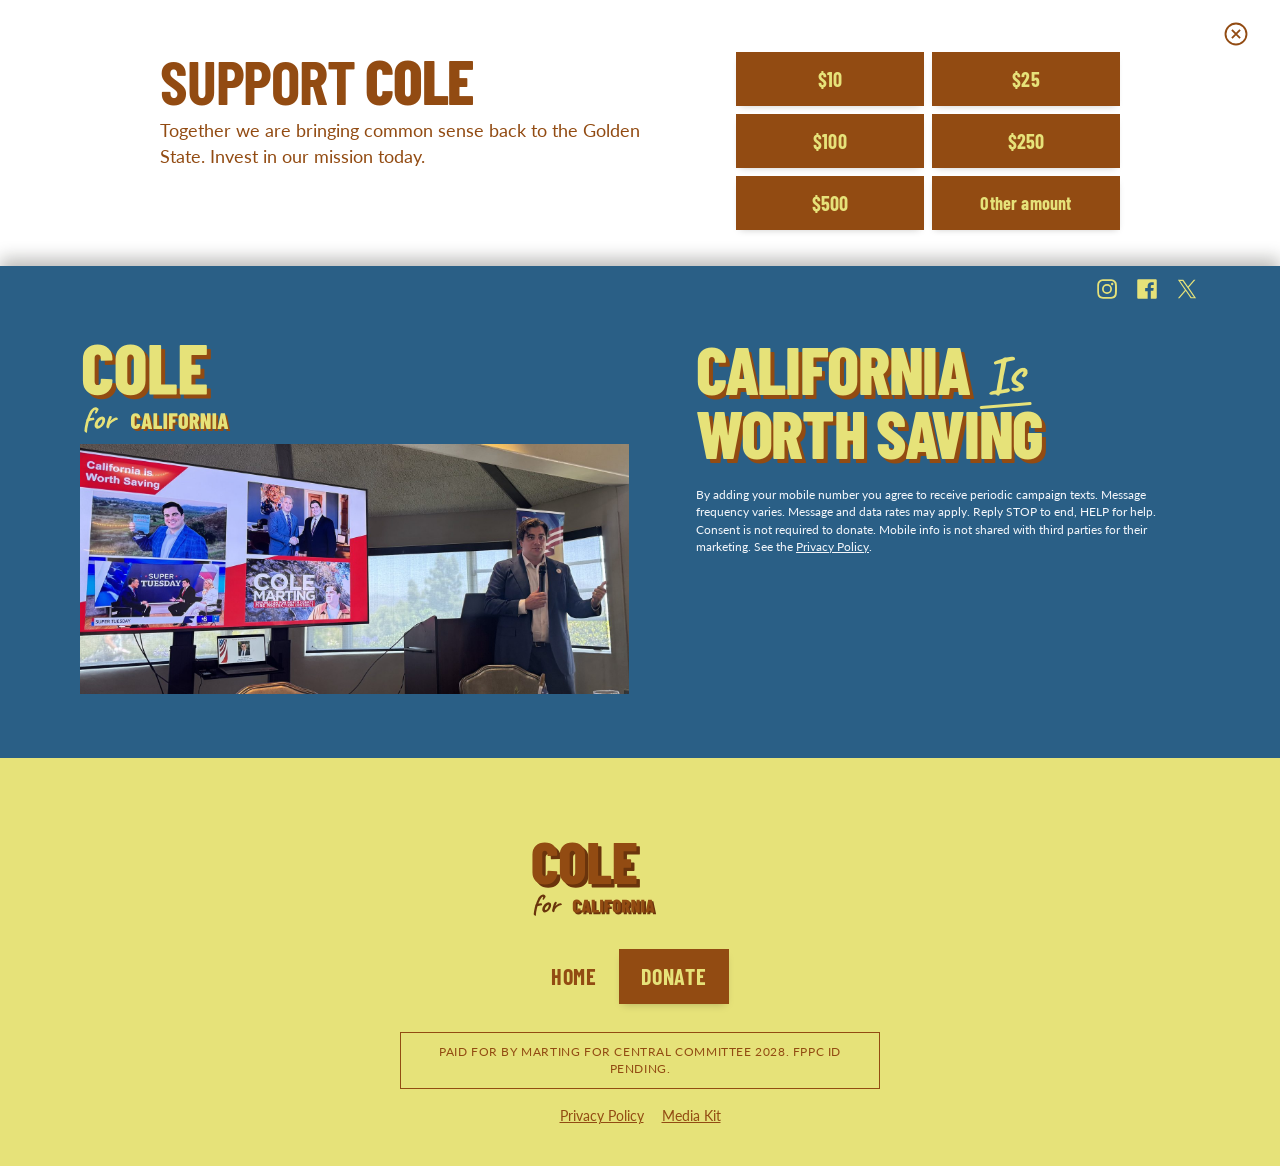
<file: index.html>
<!DOCTYPE html>
<html lang="en">
<head>
  <meta charset="utf-8">
  <meta name="viewport" content="width=device-width, initial-scale=1">
  <title>Cole Marting for North County</title>
  <meta name="description" content="Stay in touch with Cole Marting and support the work in North County.">
  <meta name="theme-color" content="#2a5f86">
  <link rel="preconnect" href="https://fonts.googleapis.com">
  <link rel="preconnect" href="https://fonts.gstatic.com" crossorigin>
  <link rel="stylesheet" href="https://fonts.googleapis.com/css2?family=Barlow+Condensed:wght@600;700;800&family=Caveat:wght@600;700&family=Lato:wght@400;700&display=swap">
  <link rel="stylesheet" href="styles.css">
</head>
<body>
<div class="shell">
<aside class="takeover" id="takeover" style="max-height:0">
  <div class="takeover__inner">
    <div class="takeover__body">
      <h2 class="takeover__hed">Support <b>Cole</b></h2>
      <p class="takeover__dek">Together we are bringing common sense back to the Golden State. Invest in our mission today.</p>
    </div>
    <div class="takeover__cta">
      <nav class="takeover__don" aria-label="Donation amounts">
        <a class="takeover__btn" href="https://secure.winred.com/cole-marting-for-north-county-fire-protection-district-2026/donate-today?amount=10" target="_blank" rel="noreferrer noopener">$10</a>
<a class="takeover__btn" href="https://secure.winred.com/cole-marting-for-north-county-fire-protection-district-2026/donate-today?amount=25" target="_blank" rel="noreferrer noopener">$25</a>
<a class="takeover__btn" href="https://secure.winred.com/cole-marting-for-north-county-fire-protection-district-2026/donate-today?amount=100" target="_blank" rel="noreferrer noopener">$100</a>
<a class="takeover__btn" href="https://secure.winred.com/cole-marting-for-north-county-fire-protection-district-2026/donate-today?amount=250" target="_blank" rel="noreferrer noopener">$250</a>
<a class="takeover__btn" href="https://secure.winred.com/cole-marting-for-north-county-fire-protection-district-2026/donate-today?amount=500" target="_blank" rel="noreferrer noopener">$500</a>
<a class="takeover__btn takeover__btn--other" href="https://secure.winred.com/cole-marting-for-north-county-fire-protection-district-2026/donate-today" target="_blank" rel="noreferrer noopener">Other amount</a>
      </nav>
    </div>
  </div>
  <button class="takeover__close" id="takeover-close" type="button">
    <span class="sr-only">Close</span>
    <svg viewBox="0 0 24 24" width="26" height="26" aria-hidden="true"><circle cx="12" cy="12" r="9" fill="none" stroke="currentColor" stroke-width="1.6"/><path d="M8.5 8.5l7 7M15.5 8.5l-7 7" fill="none" stroke="currentColor" stroke-width="1.6"/></svg>
  </button>
</aside>
<div class="content" id="content">
<nav class="topbar" aria-label="Social">
  <div class="topbar__inner container">
    <ul class="smnav">
      <li><a href="https://www.instagram.com/voteformarting/" target="_blank" rel="noreferrer noopener"><span class="sr-only">Instagram</span><svg viewBox="0 0 24 24" width="26" height="26" aria-hidden="true"><path d="M12 4.6c2.4 0 2.7 0 3.6.1.9 0 1.4.2 1.7.3.4.2.7.4 1 .7.3.3.5.6.7 1 .1.3.3.8.3 1.7.1.9.1 1.2.1 3.6s0 2.7-.1 3.6c0 .9-.2 1.4-.3 1.7-.2.4-.4.7-.7 1-.3.3-.6.5-1 .7-.3.1-.8.3-1.7.3-.9.1-1.2.1-3.6.1s-2.7 0-3.6-.1c-.9 0-1.4-.2-1.7-.3-.4-.2-.7-.4-1-.7-.3-.3-.5-.6-.7-1-.1-.3-.3-.8-.3-1.7C4.6 14.7 4.6 14.4 4.6 12s0-2.7.1-3.6c0-.9.2-1.4.3-1.7.2-.4.4-.7.7-1 .3-.3.6-.5 1-.7.3-.1.8-.3 1.7-.3.9-.1 1.2-.1 3.6-.1M12 3c-2.4 0-2.8 0-3.7.1-1 .1-1.6.2-2.2.4-.6.2-1.1.6-1.6 1.1-.5.5-.9 1-1.1 1.6-.2.6-.4 1.2-.4 2.2C3 9.2 3 9.6 3 12s0 2.8.1 3.7c.1 1 .2 1.6.4 2.2.2.6.6 1.1 1.1 1.6.5.5 1 .9 1.6 1.1.6.2 1.2.4 2.2.4 1 .1 1.3.1 3.7.1s2.8 0 3.7-.1c1-.1 1.6-.2 2.2-.4.6-.2 1.1-.6 1.6-1.1.5-.5.9-1 1.1-1.6.2-.6.4-1.2.4-2.2.1-1 .1-1.3.1-3.7s0-2.8-.1-3.7c-.1-1-.2-1.6-.4-2.2-.2-.6-.6-1.1-1.1-1.6-.5-.5-1-.9-1.6-1.1-.6-.2-1.2-.4-2.2-.4C14.8 3 14.4 3 12 3zm0 4.4A4.6 4.6 0 1 0 16.6 12 4.6 4.6 0 0 0 12 7.4zm0 7.6A3 3 0 1 1 15 12a3 3 0 0 1-3 3zm4.8-8.7a1.1 1.1 0 1 0 1.1 1.1 1.1 1.1 0 0 0-1.1-1.1z"/></svg></a></li>
      <li><a href="https://www.facebook.com/people/Cole-Marting-for-North-County-Fire-Protection-District/61575979709288/" target="_blank" rel="noreferrer noopener"><span class="sr-only">Facebook</span><svg viewBox="0 0 24 24" width="26" height="26" aria-hidden="true"><path d="M20 3H4a1 1 0 0 0-1 1v16a1 1 0 0 0 1 1h8.6v-7h-2.3V11h2.3V9.3c0-2.3 1.4-3.6 3.5-3.6.9 0 1.8.1 2.1.1v2.4h-1.4c-1.1 0-1.3.5-1.3 1.3V11h2.7l-.4 2.7h-2.3V21H20a1 1 0 0 0 1-1V4a1 1 0 0 0-1-1z"/></svg></a></li>
      <li><a href="https://x.com/cole_marting" target="_blank" rel="noreferrer noopener"><span class="sr-only">X</span><svg viewBox="0 0 24 24" width="26" height="26" aria-hidden="true"><path d="m13.6 10.7 6.2-7.3h-1.5l-5.4 6.3-4.3-6.2h-5l6.5 9.5-6.5 7.6h1.5l5.7-6.7 4.6 6.7h5l-6.8-9.9zm-2 2.4-.7-.9-5.3-7.6h2.3l4.3 6.1.7.9 5.5 7.9h-2.3l-4.5-6.4z"/></svg></a></li>
    </ul>
  </div>
</nav>
<header class="mainhed"><div class="container"><a href="index.html"><img class="wordmark" src="logos/cole-on-denim.svg" alt="Cole for California"></a></div></header>
<header class="hero">
  <div class="hero__inner container">
    <div class="hero__content">
      <h1 class="hero__hed">California <i class="is-mark" id="is-mark">Is<svg class="is-mark__lines" viewBox="0 0 100 22" aria-hidden="true"><path pathLength="100" d="M1 9 L 99 13"/></svg></i><br>Worth Saving</h1>
      <div class="signup">
        <div id="form-slot"></div>
        <p class="signup__disclaimer">By adding your mobile number you agree to receive periodic campaign texts. Message frequency varies. Message and data rates may apply. Reply STOP to end, HELP for help. Consent is not required to donate. Mobile info is not shared with third parties for their marketing. See the <a href="privacy.html">Privacy Policy</a>.</p>
      </div>
    </div>
    <div class="hero__ft">
      <img class="hero__img" src="cole-speaking.jpg" alt="Cole Marting speaking" width="1600" height="730">
    </div>
  </div>
</header>

<footer class="ftr">
  <div class="container">
    <div class="ftr__logo"><a href="index.html"><img class="wordmark" src="logos/cole-on-yellow.svg" alt="Cole for California"></a></div>
    <nav class="ftnav" aria-label="Footer">
      <a href="index.html">Home</a>
      <a class="btn" href="https://secure.winred.com/cole-marting-for-north-county-fire-protection-district-2026/donate-today" target="_blank" rel="noreferrer noopener">Donate</a>
    </nav>
    <p class="ftr__disclaimer">Paid for by Marting for Central Committee 2028. FPPC ID pending.</p>
    <div class="ftr__sub">
      <a href="privacy.html">Privacy Policy</a>
      <a href="media.html">Media Kit</a>
    </div>
  </div>
</footer>
</div></div><script src="site.js"></script></body></html>
</file>
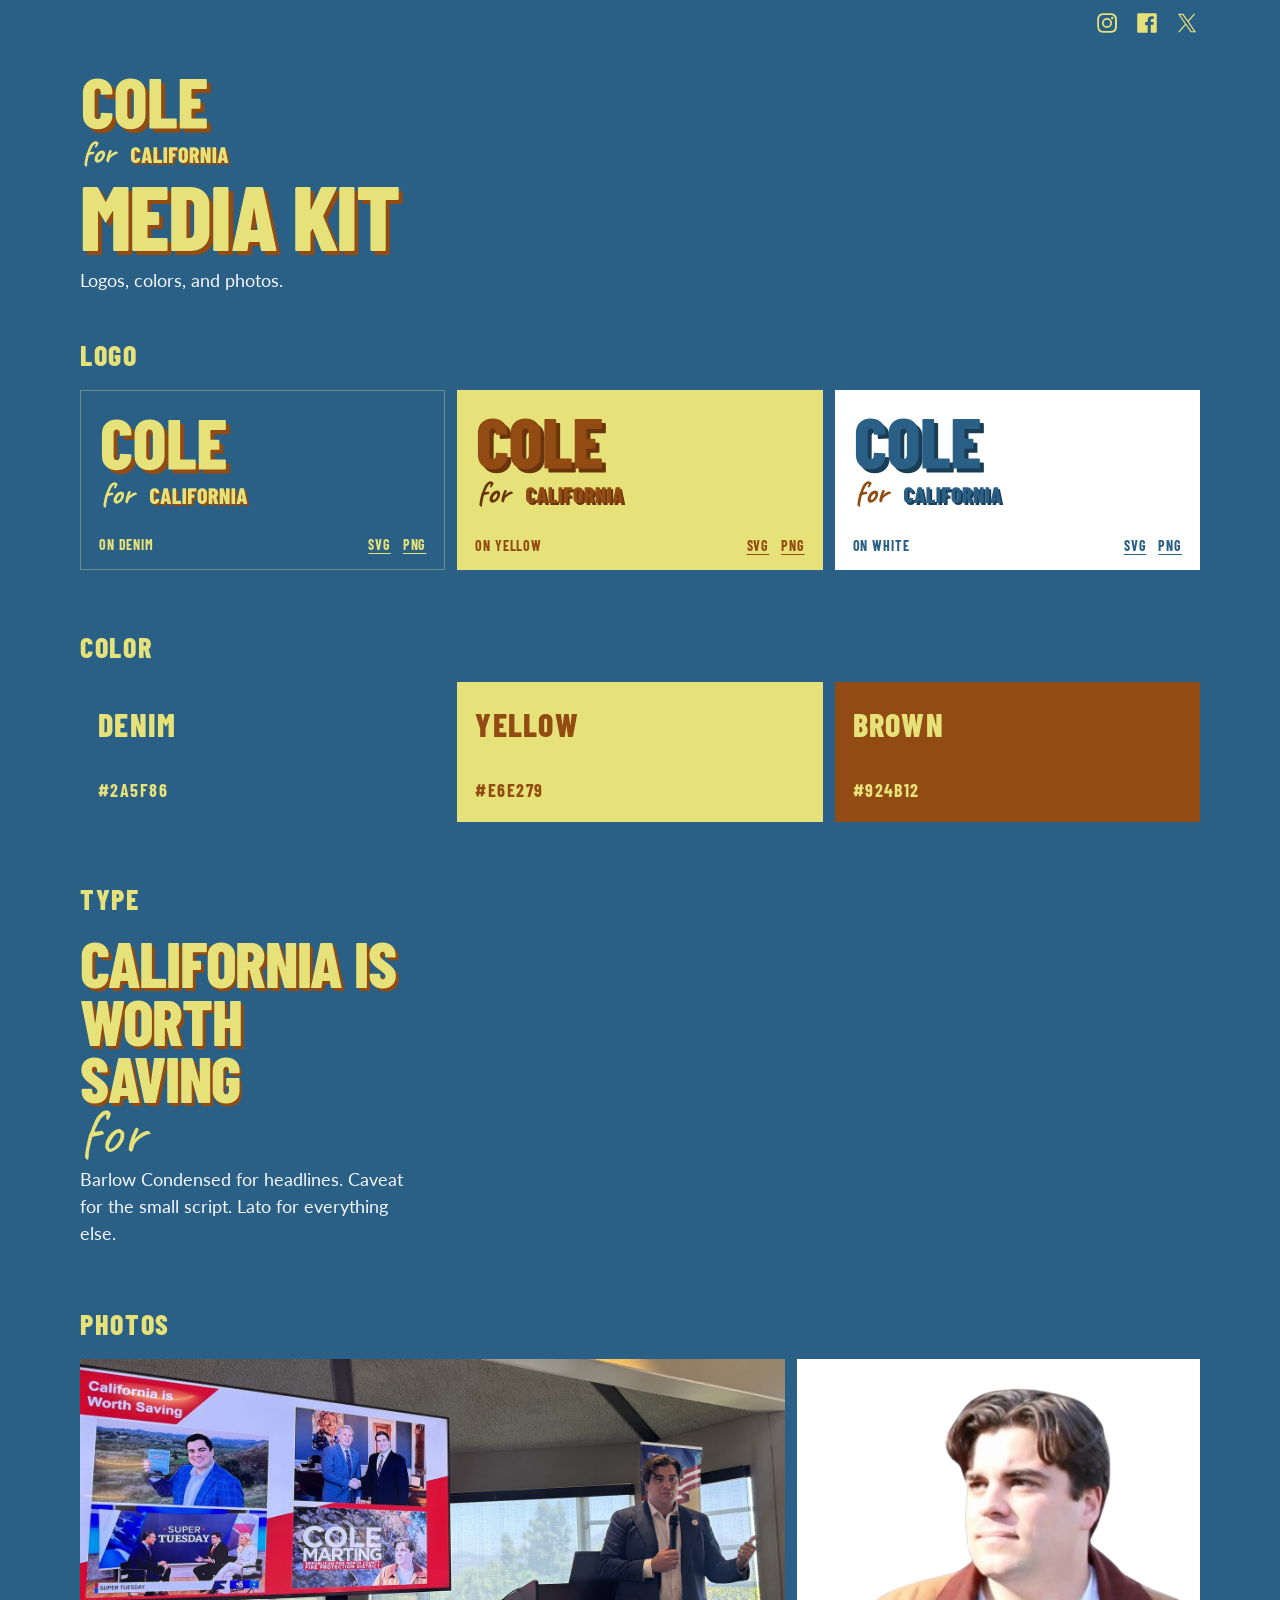
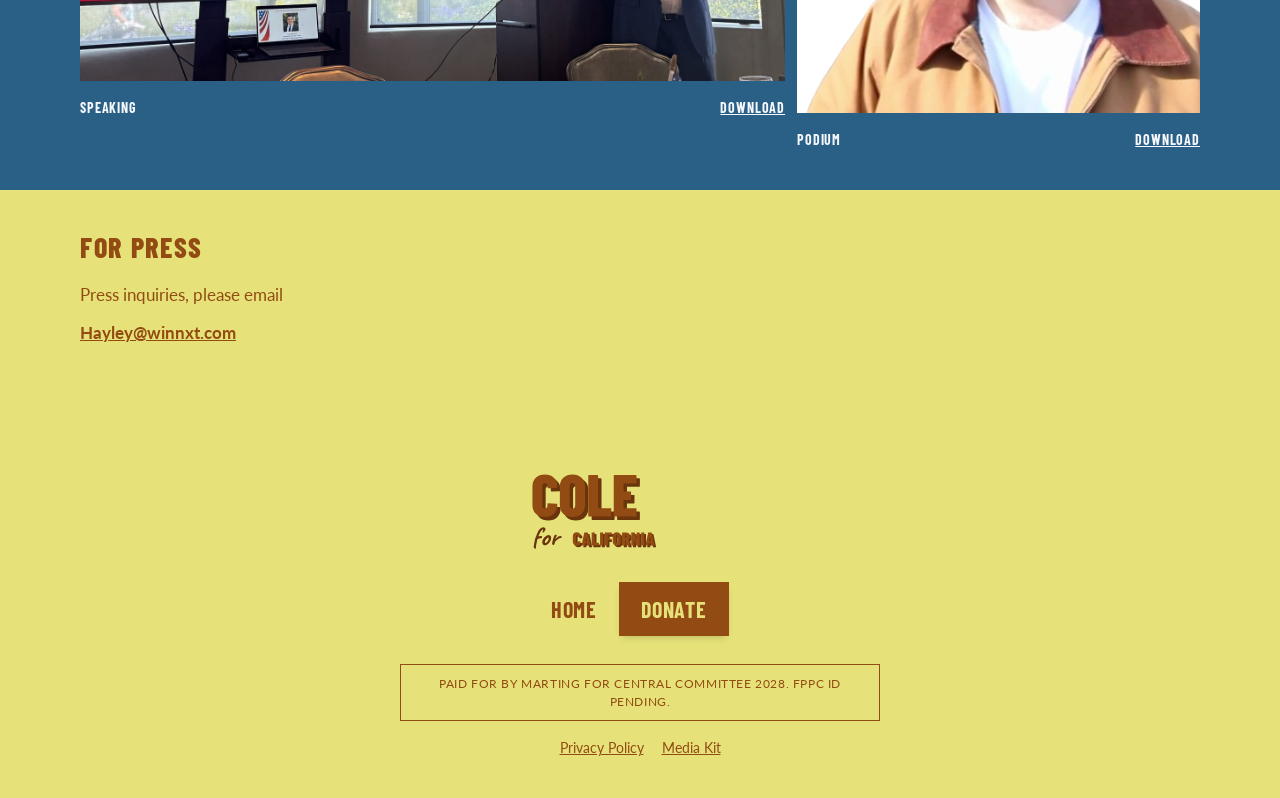
<file: media.html>
<!DOCTYPE html>
<html lang="en">
<head>
  <meta charset="utf-8">
  <meta name="viewport" content="width=device-width, initial-scale=1">
  <title>Media kit — Cole for California</title>
  <meta name="description" content="Stay in touch with Cole Marting and support the work in North County.">
  <meta name="theme-color" content="#2a5f86">
  <link rel="preconnect" href="https://fonts.googleapis.com">
  <link rel="preconnect" href="https://fonts.gstatic.com" crossorigin>
  <link rel="stylesheet" href="https://fonts.googleapis.com/css2?family=Barlow+Condensed:wght@600;700;800&family=Caveat:wght@600;700&family=Lato:wght@400;700&display=swap">
  <link rel="stylesheet" href="styles.css">
</head>
<body>
<div class="shell"><div class="content" id="content">
<nav class="topbar" aria-label="Social">
  <div class="topbar__inner container">
    <ul class="smnav">
      <li><a href="https://www.instagram.com/voteformarting/" target="_blank" rel="noreferrer noopener"><span class="sr-only">Instagram</span><svg viewBox="0 0 24 24" width="26" height="26" aria-hidden="true"><path d="M12 4.6c2.4 0 2.7 0 3.6.1.9 0 1.4.2 1.7.3.4.2.7.4 1 .7.3.3.5.6.7 1 .1.3.3.8.3 1.7.1.9.1 1.2.1 3.6s0 2.7-.1 3.6c0 .9-.2 1.4-.3 1.7-.2.4-.4.7-.7 1-.3.3-.6.5-1 .7-.3.1-.8.3-1.7.3-.9.1-1.2.1-3.6.1s-2.7 0-3.6-.1c-.9 0-1.4-.2-1.7-.3-.4-.2-.7-.4-1-.7-.3-.3-.5-.6-.7-1-.1-.3-.3-.8-.3-1.7C4.6 14.7 4.6 14.4 4.6 12s0-2.7.1-3.6c0-.9.2-1.4.3-1.7.2-.4.4-.7.7-1 .3-.3.6-.5 1-.7.3-.1.8-.3 1.7-.3.9-.1 1.2-.1 3.6-.1M12 3c-2.4 0-2.8 0-3.7.1-1 .1-1.6.2-2.2.4-.6.2-1.1.6-1.6 1.1-.5.5-.9 1-1.1 1.6-.2.6-.4 1.2-.4 2.2C3 9.2 3 9.6 3 12s0 2.8.1 3.7c.1 1 .2 1.6.4 2.2.2.6.6 1.1 1.1 1.6.5.5 1 .9 1.6 1.1.6.2 1.2.4 2.2.4 1 .1 1.3.1 3.7.1s2.8 0 3.7-.1c1-.1 1.6-.2 2.2-.4.6-.2 1.1-.6 1.6-1.1.5-.5.9-1 1.1-1.6.2-.6.4-1.2.4-2.2.1-1 .1-1.3.1-3.7s0-2.8-.1-3.7c-.1-1-.2-1.6-.4-2.2-.2-.6-.6-1.1-1.1-1.6-.5-.5-1-.9-1.6-1.1-.6-.2-1.2-.4-2.2-.4C14.8 3 14.4 3 12 3zm0 4.4A4.6 4.6 0 1 0 16.6 12 4.6 4.6 0 0 0 12 7.4zm0 7.6A3 3 0 1 1 15 12a3 3 0 0 1-3 3zm4.8-8.7a1.1 1.1 0 1 0 1.1 1.1 1.1 1.1 0 0 0-1.1-1.1z"/></svg></a></li>
      <li><a href="https://www.facebook.com/people/Cole-Marting-for-North-County-Fire-Protection-District/61575979709288/" target="_blank" rel="noreferrer noopener"><span class="sr-only">Facebook</span><svg viewBox="0 0 24 24" width="26" height="26" aria-hidden="true"><path d="M20 3H4a1 1 0 0 0-1 1v16a1 1 0 0 0 1 1h8.6v-7h-2.3V11h2.3V9.3c0-2.3 1.4-3.6 3.5-3.6.9 0 1.8.1 2.1.1v2.4h-1.4c-1.1 0-1.3.5-1.3 1.3V11h2.7l-.4 2.7h-2.3V21H20a1 1 0 0 0 1-1V4a1 1 0 0 0-1-1z"/></svg></a></li>
      <li><a href="https://x.com/cole_marting" target="_blank" rel="noreferrer noopener"><span class="sr-only">X</span><svg viewBox="0 0 24 24" width="26" height="26" aria-hidden="true"><path d="m13.6 10.7 6.2-7.3h-1.5l-5.4 6.3-4.3-6.2h-5l6.5 9.5-6.5 7.6h1.5l5.7-6.7 4.6 6.7h5l-6.8-9.9zm-2 2.4-.7-.9-5.3-7.6h2.3l4.3 6.1.7.9 5.5 7.9h-2.3l-4.5-6.4z"/></svg></a></li>
    </ul>
  </div>
</nav>
<header class="mainhed"><div class="container"><a href="index.html"><img class="wordmark" src="logos/cole-on-denim.svg" alt="Cole for California"></a></div></header>
<main class="kit">
  <div class="container kit__intro">
    <h1>Media kit</h1>
    <p>Logos, colors, and photos.</p>
  </div>
  <section class="container kit__block" aria-labelledby="kit-logos">
    <h2 id="kit-logos">Logo</h2>
    <div class="kit__locks">
      <figure class="kit__lock kit__lock--blue">
        <img class="wordmark" src="logos/cole-on-denim.svg" alt="Cole for California">
        <figcaption>On denim<span class="kit__dl"><a href="logos/cole-on-denim.svg" download>SVG</a><a href="logos/cole-on-denim.png" download>PNG</a></span></figcaption>
      </figure>
      <figure class="kit__lock kit__lock--yellow">
        <img class="wordmark" src="logos/cole-on-yellow.svg" alt="Cole for California">
        <figcaption>On yellow<span class="kit__dl"><a href="logos/cole-on-yellow.svg" download>SVG</a><a href="logos/cole-on-yellow.png" download>PNG</a></span></figcaption>
      </figure>
      <figure class="kit__lock kit__lock--white">
        <img class="wordmark" src="logos/cole-on-white.svg" alt="Cole for California">
        <figcaption>On white<span class="kit__dl"><a href="logos/cole-on-white.svg" download>SVG</a><a href="logos/cole-on-white.png" download>PNG</a></span></figcaption>
      </figure>
    </div>
  </section>
  <section class="container kit__block" aria-labelledby="kit-colors">
    <h2 id="kit-colors">Color</h2>
    <div class="kit__swatches">
      <div class="kit__swatch" style="background:#2A5F86;color:#E6E279"><strong>Denim</strong><span>#2A5F86</span></div>
      <div class="kit__swatch" style="background:#E6E279;color:#924B12"><strong>Yellow</strong><span>#E6E279</span></div>
      <div class="kit__swatch" style="background:#924B12;color:#E6E279"><strong>Brown</strong><span>#924B12</span></div>
    </div>
  </section>
  <section class="container kit__block" aria-labelledby="kit-type">
    <h2 id="kit-type">Type</h2>
    <div class="kit__type">
      <p class="kit__display">California Is Worth Saving</p>
      <p class="kit__script">for</p>
      <p class="kit__body">Barlow Condensed for headlines. Caveat for the small script. Lato for everything else.</p>
    </div>
  </section>
  <section class="container kit__block" aria-labelledby="kit-photos">
    <h2 id="kit-photos">Photos</h2>
    <div class="kit__photos">
      <figure>
        <img src="cole-speaking.jpg" alt="Cole Marting speaking beside a screen that reads California is Worth Saving" width="1600" height="730">
        <figcaption>Speaking<a href="cole-speaking.jpg" download>Download</a></figcaption>
      </figure>
      <figure>
        <img src="cole-headshot.png" alt="Cole Marting at a podium">
        <figcaption>Podium<a href="cole-headshot.png" download>Download</a></figcaption>
      </figure>
    </div>
  </section>
  <section class="kit__note" aria-labelledby="kit-press">
    <div class="container">
      <h2 id="kit-press">For press</h2>
      <p>Press inquiries, please email</p>
      <p><a href="mailto:Hayley@winnxt.com">Hayley@winnxt.com</a></p>
    </div>
  </section>
</main>

<footer class="ftr">
  <div class="container">
    <div class="ftr__logo"><a href="index.html"><img class="wordmark" src="logos/cole-on-yellow.svg" alt="Cole for California"></a></div>
    <nav class="ftnav" aria-label="Footer">
      <a href="index.html">Home</a>
      <a class="btn" href="https://secure.winred.com/cole-marting-for-north-county-fire-protection-district-2026/donate-today" target="_blank" rel="noreferrer noopener">Donate</a>
    </nav>
    <p class="ftr__disclaimer">Paid for by Marting for Central Committee 2028. FPPC ID pending.</p>
    <div class="ftr__sub">
      <a href="privacy.html">Privacy Policy</a>
      <a href="media.html">Media Kit</a>
    </div>
  </div>
</footer>
</div></div><script src="site.js"></script></body></html>
</file>
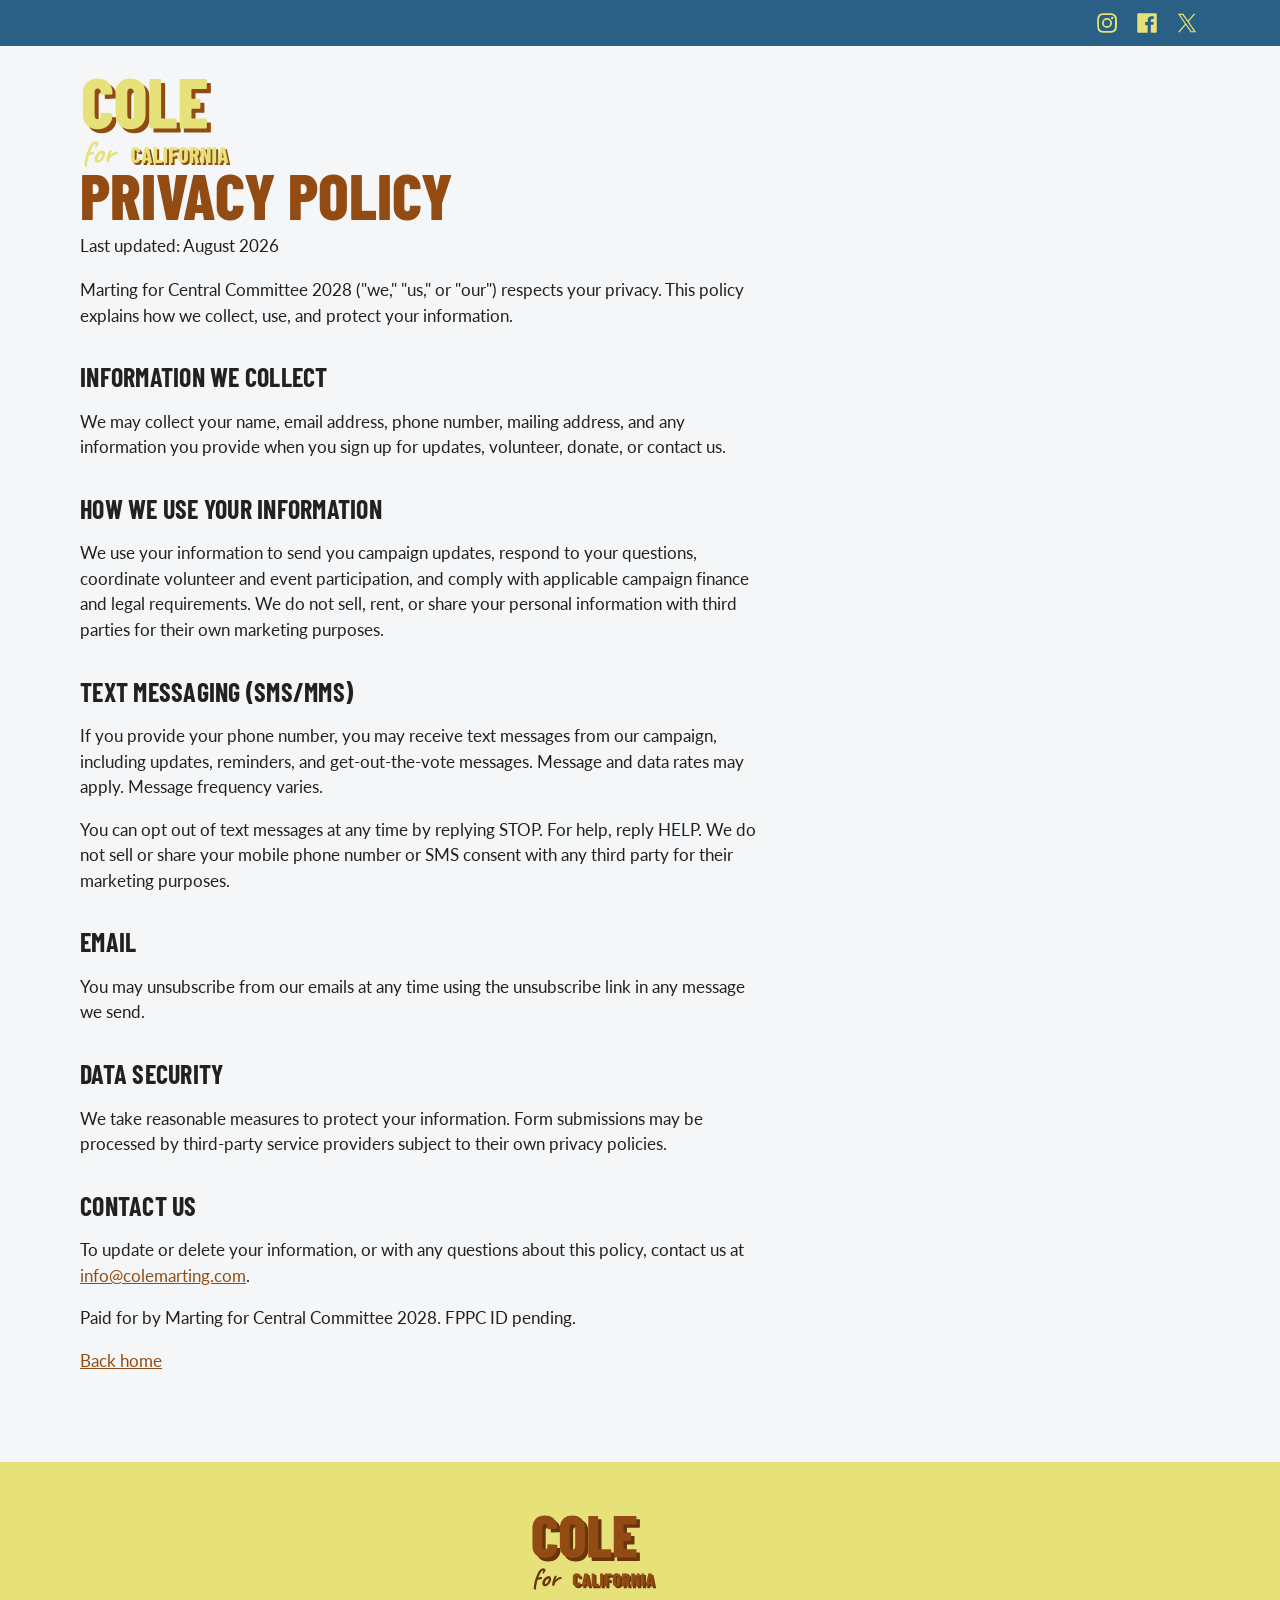
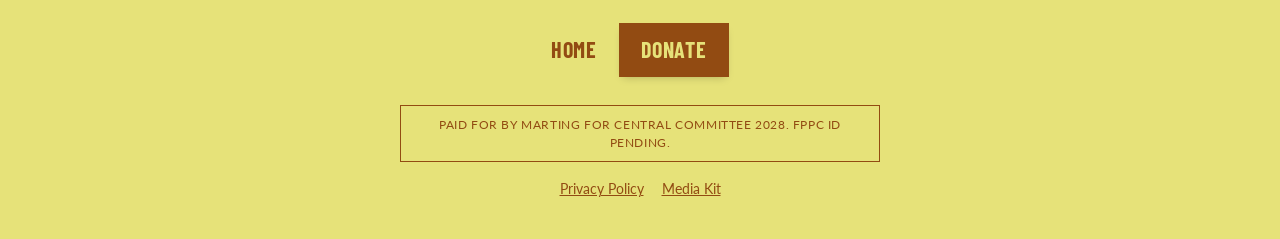
<file: privacy.html>
<!DOCTYPE html>
<html lang="en">
<head>
  <meta charset="utf-8">
  <meta name="viewport" content="width=device-width, initial-scale=1">
  <title>Privacy Policy — Cole Marting</title>
  <meta name="description" content="Stay in touch with Cole Marting and support the work in North County.">
  <meta name="theme-color" content="#2a5f86">
  <link rel="preconnect" href="https://fonts.googleapis.com">
  <link rel="preconnect" href="https://fonts.gstatic.com" crossorigin>
  <link rel="stylesheet" href="https://fonts.googleapis.com/css2?family=Barlow+Condensed:wght@600;700;800&family=Caveat:wght@600;700&family=Lato:wght@400;700&display=swap">
  <link rel="stylesheet" href="styles.css">
</head>
<body>
<div class="shell"><div class="content" id="content">
<nav class="topbar" aria-label="Social">
  <div class="topbar__inner container">
    <ul class="smnav">
      <li><a href="https://www.instagram.com/voteformarting/" target="_blank" rel="noreferrer noopener"><span class="sr-only">Instagram</span><svg viewBox="0 0 24 24" width="26" height="26" aria-hidden="true"><path d="M12 4.6c2.4 0 2.7 0 3.6.1.9 0 1.4.2 1.7.3.4.2.7.4 1 .7.3.3.5.6.7 1 .1.3.3.8.3 1.7.1.9.1 1.2.1 3.6s0 2.7-.1 3.6c0 .9-.2 1.4-.3 1.7-.2.4-.4.7-.7 1-.3.3-.6.5-1 .7-.3.1-.8.3-1.7.3-.9.1-1.2.1-3.6.1s-2.7 0-3.6-.1c-.9 0-1.4-.2-1.7-.3-.4-.2-.7-.4-1-.7-.3-.3-.5-.6-.7-1-.1-.3-.3-.8-.3-1.7C4.6 14.7 4.6 14.4 4.6 12s0-2.7.1-3.6c0-.9.2-1.4.3-1.7.2-.4.4-.7.7-1 .3-.3.6-.5 1-.7.3-.1.8-.3 1.7-.3.9-.1 1.2-.1 3.6-.1M12 3c-2.4 0-2.8 0-3.7.1-1 .1-1.6.2-2.2.4-.6.2-1.1.6-1.6 1.1-.5.5-.9 1-1.1 1.6-.2.6-.4 1.2-.4 2.2C3 9.2 3 9.6 3 12s0 2.8.1 3.7c.1 1 .2 1.6.4 2.2.2.6.6 1.1 1.1 1.6.5.5 1 .9 1.6 1.1.6.2 1.2.4 2.2.4 1 .1 1.3.1 3.7.1s2.8 0 3.7-.1c1-.1 1.6-.2 2.2-.4.6-.2 1.1-.6 1.6-1.1.5-.5.9-1 1.1-1.6.2-.6.4-1.2.4-2.2.1-1 .1-1.3.1-3.7s0-2.8-.1-3.7c-.1-1-.2-1.6-.4-2.2-.2-.6-.6-1.1-1.1-1.6-.5-.5-1-.9-1.6-1.1-.6-.2-1.2-.4-2.2-.4C14.8 3 14.4 3 12 3zm0 4.4A4.6 4.6 0 1 0 16.6 12 4.6 4.6 0 0 0 12 7.4zm0 7.6A3 3 0 1 1 15 12a3 3 0 0 1-3 3zm4.8-8.7a1.1 1.1 0 1 0 1.1 1.1 1.1 1.1 0 0 0-1.1-1.1z"/></svg></a></li>
      <li><a href="https://www.facebook.com/people/Cole-Marting-for-North-County-Fire-Protection-District/61575979709288/" target="_blank" rel="noreferrer noopener"><span class="sr-only">Facebook</span><svg viewBox="0 0 24 24" width="26" height="26" aria-hidden="true"><path d="M20 3H4a1 1 0 0 0-1 1v16a1 1 0 0 0 1 1h8.6v-7h-2.3V11h2.3V9.3c0-2.3 1.4-3.6 3.5-3.6.9 0 1.8.1 2.1.1v2.4h-1.4c-1.1 0-1.3.5-1.3 1.3V11h2.7l-.4 2.7h-2.3V21H20a1 1 0 0 0 1-1V4a1 1 0 0 0-1-1z"/></svg></a></li>
      <li><a href="https://x.com/cole_marting" target="_blank" rel="noreferrer noopener"><span class="sr-only">X</span><svg viewBox="0 0 24 24" width="26" height="26" aria-hidden="true"><path d="m13.6 10.7 6.2-7.3h-1.5l-5.4 6.3-4.3-6.2h-5l6.5 9.5-6.5 7.6h1.5l5.7-6.7 4.6 6.7h5l-6.8-9.9zm-2 2.4-.7-.9-5.3-7.6h2.3l4.3 6.1.7.9 5.5 7.9h-2.3l-4.5-6.4z"/></svg></a></li>
    </ul>
  </div>
</nav>
<header class="mainhed"><div class="container"><a href="index.html"><img class="wordmark" src="logos/cole-on-denim.svg" alt="Cole for California"></a></div></header>
<main class="page">
  <div class="container">
    <h1>Privacy Policy</h1>
    <p class="page__updated">Last updated: August 2026</p>
    <p>Marting for Central Committee 2028 ("we," "us," or "our") respects your privacy. This policy explains how we collect, use, and protect your information.</p>
    <h2>Information We Collect</h2>
    <p>We may collect your name, email address, phone number, mailing address, and any information you provide when you sign up for updates, volunteer, donate, or contact us.</p>
    <h2>How We Use Your Information</h2>
    <p>We use your information to send you campaign updates, respond to your questions, coordinate volunteer and event participation, and comply with applicable campaign finance and legal requirements. We do not sell, rent, or share your personal information with third parties for their own marketing purposes.</p>
    <h2>Text Messaging (SMS/MMS)</h2>
    <p>If you provide your phone number, you may receive text messages from our campaign, including updates, reminders, and get-out-the-vote messages. Message and data rates may apply. Message frequency varies.</p>
    <p>You can opt out of text messages at any time by replying STOP. For help, reply HELP. We do not sell or share your mobile phone number or SMS consent with any third party for their marketing purposes.</p>
    <h2>Email</h2>
    <p>You may unsubscribe from our emails at any time using the unsubscribe link in any message we send.</p>
    <h2>Data Security</h2>
    <p>We take reasonable measures to protect your information. Form submissions may be processed by third-party service providers subject to their own privacy policies.</p>
    <h2>Contact Us</h2>
    <p>To update or delete your information, or with any questions about this policy, contact us at <a href="mailto:info@colemarting.com">info@colemarting.com</a>.</p>
    <p>Paid for by Marting for Central Committee 2028. FPPC ID pending.</p>
    <p><a href="index.html">Back home</a></p>
  </div>
</main>

<footer class="ftr">
  <div class="container">
    <div class="ftr__logo"><a href="index.html"><img class="wordmark" src="logos/cole-on-yellow.svg" alt="Cole for California"></a></div>
    <nav class="ftnav" aria-label="Footer">
      <a href="index.html">Home</a>
      <a class="btn" href="https://secure.winred.com/cole-marting-for-north-county-fire-protection-district-2026/donate-today" target="_blank" rel="noreferrer noopener">Donate</a>
    </nav>
    <p class="ftr__disclaimer">Paid for by Marting for Central Committee 2028. FPPC ID pending.</p>
    <div class="ftr__sub">
      <a href="privacy.html">Privacy Policy</a>
      <a href="media.html">Media Kit</a>
    </div>
  </div>
</footer>
</div></div><script src="site.js"></script></body></html>
</file>
<file: styles.css>
:root {
  --brand: #924b12;
  --brand-deep: #6a340c;
  --ink: #212121;
  --paper: #2a5f86;
  --cream: #f7f8fb;
  --yellow: #e6e279;
  --display: "Barlow Condensed", "Arial Narrow", sans-serif;
  --serif: Fraunces, "Times New Roman", serif;
  --script: Caveat, cursive;
  --body: Lato, Helvetica, Arial, sans-serif;
}

* { box-sizing: border-box; }
html, body { margin: 0; }
body {
  min-height: 100vh;
  background: var(--yellow);
  color: var(--ink);
  font-family: var(--body);
  font-size: 18px;
  line-height: 1.5;
  text-rendering: optimizeSpeed;
}
img { max-width: 100%; display: block; }
button, input { font: inherit; }
a { color: inherit; }
button:not(:disabled) { cursor: pointer; }

.shell { min-height: 100vh; }
.content {
  position: relative;
  z-index: 30;
  display: flex;
  flex-direction: column;
  min-height: 100vh;
  background: var(--yellow);
  box-shadow: 0 -0.45em 0.9em rgba(19, 17, 12, 0.28);
  transition: margin-top 1100ms ease-in-out;
}
.container {
  width: min(1248px, calc(100% - 32px));
  margin: 0 auto;
}
@media (min-width: 1024px) {
  .container { width: min(1248px, calc(100% - 160px)); }
}

.takeover {
  position: fixed;
  top: 0;
  left: 0;
  right: 0;
  background: #fff;
  color: var(--brand);
  z-index: 20;
  max-height: 0;
  overflow: hidden;
  transition: max-height 1100ms ease-in-out;
}
.takeover[hidden] { display: none; }
.takeover__inner { padding: 48px 0 28px; }
.takeover__hed {
  margin: 0;
  font-family: var(--display);
  font-weight: 700;
  font-size: clamp(40px, 10vw, 52px);
  line-height: 0.92;
  letter-spacing: -0.02em;
  text-transform: uppercase;
  color: var(--brand);
  text-align: center;
}
.takeover__hed b {
  font-family: var(--display);
  font-weight: 800;
  letter-spacing: -0.02em;
  color: var(--brand);
  text-shadow: none;
}
.takeover__dek {
  margin: 0.45em 0 0;
  font-size: 16px;
  line-height: 1.45;
  color: var(--brand);
  text-align: center;
}
.takeover__cta { margin-top: 1.1em; }
.takeover__don {
  display: grid;
  grid-template-columns: repeat(2, minmax(0, 1fr));
  gap: 8px;
}
.takeover__btn {
  display: flex;
  align-items: center;
  justify-content: center;
  min-height: 52px;
  padding: 12px 10px;
  background: var(--brand);
  color: var(--yellow);
  text-decoration: none;
  border: 0;
  font-family: var(--display);
  font-weight: 700;
  font-size: 20px;
  letter-spacing: 0.01em;
  text-transform: uppercase;
  box-shadow: 0 0.1875em 0.375em -0.1875em rgba(19, 17, 12, 0.25);
}
.takeover__btn:hover { background: var(--brand-deep); color: var(--yellow); }
.takeover__btn--other { text-transform: none; font-size: 18px; }
.takeover__close {
  position: absolute;
  top: 12px;
  right: 14px;
  width: 36px;
  height: 36px;
  padding: 0;
  border: 0;
  background: transparent;
  color: var(--brand);
}
.takeover__close svg { width: 28px; height: 28px; display: block; }
.sr-only {
  position: absolute;
  width: 1px;
  height: 1px;
  padding: 0;
  margin: -1px;
  overflow: hidden;
  clip: rect(0, 0, 0, 0);
  border: 0;
}

@media (min-width: 1024px) {
  .takeover__inner {
    max-width: 960px;
    margin: 0 auto;
    padding: 52px 0 36px;
    display: flex;
    align-items: flex-start;
    justify-content: center;
  }
  .takeover__body { flex: 1; }
  .takeover__hed { font-size: 62px; text-align: left; }
  .takeover__dek { font-size: 18px; text-align: left; max-width: 28em; }
  .takeover__cta { width: 40%; flex-shrink: 0; margin: 0 0 0 8%; }
  .takeover__close { top: 16px; right: 22px; }
}

.topbar {
  background: var(--paper);
  color: var(--yellow);
  min-height: 46px;
  position: relative;
  z-index: 5;
}
.topbar__inner {
  display: flex;
  align-items: center;
  justify-content: flex-end;
  min-height: 46px;
}
.smnav { display: flex; align-items: center; gap: 14px; list-style: none; margin: 0; padding: 8px 0; }
.smnav a { display: block; color: var(--yellow); }
.smnav svg { width: 26px; height: 26px; display: block; fill: currentColor; }
.smnav a:hover { color: #fff; }

.mainhed {
  position: absolute;
  top: 58px;
  left: 0;
  right: 0;
  z-index: 6;
  pointer-events: none;
}
.mainhed a { pointer-events: auto; display: inline-block; }
.wordmark { width: min(240px, 62vw); height: auto; display: block; }

.hero {
  background: var(--paper);
  color: #f4f7fb;
  display: flex;
  flex-direction: column;
  padding: 108px 0 36px;
}
.hero__inner { display: flex; flex-direction: column; }
.hero__ft { order: -1; margin-bottom: 12px; }
.hero__img {
  width: 100%;
  max-width: none;
  height: auto;
  margin: 0 auto;
}
.hero__hed {
  margin: 0 0 0.35em;
  font-family: var(--display);
  font-weight: 800;
  font-size: clamp(46px, 12vw, 58px);
  line-height: 0.9;
  letter-spacing: -0.02em;
  text-transform: uppercase;
  color: var(--yellow);
  text-shadow: 0.055em 0.055em 0 #924b12;
  text-align: left;
}
.hero__hed i,
.is-mark {
  font-family: var(--script);
  font-style: normal;
  font-weight: 700;
  text-transform: none;
  font-size: 0.78em;
  letter-spacing: 0;
  display: inline-block;
  transform: rotate(-6.855deg);
  transform-origin: 50% 50%;
  padding: 0 0.08em;
  position: relative;
  top: -0.06em;
  color: var(--yellow);
  text-shadow: none;
}
.is-mark__lines {
  position: absolute;
  left: -8%;
  bottom: -0.22em;
  width: 108%;
  height: auto;
  overflow: visible;
  pointer-events: none;
}
.is-mark__lines path {
  fill: none;
  stroke: var(--yellow);
  stroke-width: 6;
  stroke-linecap: round;
  stroke-linejoin: round;
  stroke-dasharray: 100;
  stroke-dashoffset: 100;
}
.is-mark.is-in .is-mark__lines path {
  animation: pen-draw 0.38s cubic-bezier(0.2, 0, 0.15, 1) forwards;
}
@keyframes pen-draw {
  to { stroke-dashoffset: 0; }
}
@media (prefers-reduced-motion: reduce) {
  .is-mark__lines path {
    stroke-dashoffset: 0;
    animation: none;
  }
}
.signup { color: var(--ink); text-align: left; }
.signup__disclaimer {
  margin: 4px 0 10px;
  font-size: 12px;
  line-height: 1.45;
  color: #f4f7fb;
}
.signup__disclaimer a { color: #f4f7fb; }
.hero__content { width: 100%; }

@media (min-width: 1024px) {
  .hero { padding: 132px 0 64px; }
  .hero__inner {
    flex-direction: row;
    align-items: flex-start;
    justify-content: center;
  }
  .hero__ft { order: -1; flex: 1; margin: 0; min-width: 0; }
  .hero__img { width: 100%; max-width: 100%; height: auto; margin: 0; }
  .hero__content { width: 45%; max-width: 512px; flex-shrink: 0; margin-left: 6%; margin-top: -106px; }
  .hero__hed { font-size: 67px; }
  .wordmark { width: 262px; }
  .mainhed { top: 72px; }
}

.signup [data-form] .inline-container,
.signup .inline-container {
  max-width: none !important;
  background: transparent !important;
  position: relative !important;
}
.signup .emailoctopus-form-wrapper { margin: 0 !important; padding: 0 !important; }
.signup .emailoctopus-form-row { margin: 0 !important; padding: 0 !important; }
.signup .form-control,
.signup input.form-control {
  width: 100% !important;
  height: 53px !important;
  margin: 0 0 8px !important;
  padding: 12px !important;
  border-radius: 0 !important;
  border: 1px solid var(--cream) !important;
  background: var(--cream) !important;
  color: var(--ink) !important;
  font-family: var(--body) !important;
  font-size: 18px !important;
  line-height: 1.3 !important;
  box-shadow: none !important;
  appearance: none;
}
.signup .form-control::placeholder { color: #5c5c5c; }
.signup .form-control:focus {
  outline: 2px solid var(--brand);
  outline-offset: 1px;
}
.signup .field-row { display: flex; gap: 7px; }
.signup .field-row > * { min-width: 0; }
.signup .field-row--half > * { flex: 1; }
.signup input[type="submit"] {
  width: 100% !important;
  margin-top: 2px !important;
  border-radius: 0 !important;
  border: 3px solid var(--brand) !important;
  background: var(--brown, #924b12) !important;
  color: #fff !important;
  font-family: var(--display) !important;
  font-weight: 700 !important;
  font-size: 25px !important;
  letter-spacing: 0.02em !important;
  text-transform: uppercase !important;
  padding: 0.45em 1em !important;
  line-height: 1.1 !important;
  box-shadow: 0 0.1875em 0.375em -0.1875em rgba(19, 17, 12, 0.25) !important;
  cursor: pointer;
}
.signup input[type="submit"]:hover {
  background: var(--brand-deep) !important;
  border-color: var(--brand-deep) !important;
}
.signup .emailoctopus-success-message:empty,
.signup .emailoctopus-error-message:empty { display: none; }
.signup .emailoctopus-success-message,
.signup .emailoctopus-error-message {
  margin: 0 0 8px;
  font-size: 16px;
  color: var(--ink);
}
.signup .emailoctopus-error-message { color: var(--brand-deep); }
.signup .mastfoot,
.signup [eo-block="text"],
.signup .text-center { display: none !important; }
.signup .emailoctopus-form-row-hp {
  position: absolute !important;
  left: -9999px !important;
  height: 0 !important;
  overflow: hidden !important;
}
.signup input[type="number"]::-webkit-outer-spin-button,
.signup input[type="number"]::-webkit-inner-spin-button { appearance: none; margin: 0; }

.ftr {
  background: var(--yellow);
  color: var(--brand);
  padding: 48px 0 40px;
  margin-top: auto;
}
.ftr__logo { display: flex; justify-content: center; margin-bottom: 28px; }
.ftr__logo .wordmark { width: 220px; }
.ftnav { display: flex; justify-content: center; align-items: center; gap: 22px; margin-bottom: 28px; }
.ftnav a {
  color: var(--brand);
  text-decoration: none;
  font-family: var(--display);
  font-weight: 700;
  font-size: 22px;
  text-transform: uppercase;
  letter-spacing: 0.03em;
}
.ftnav .btn {
  background: var(--brand);
  color: var(--yellow);
  border: 3px solid var(--brand);
  padding: 0.35em 0.9em;
  box-shadow: 0 0.1875em 0.375em -0.1875em rgba(19, 17, 12, 0.25);
}
.ftnav .btn:hover { background: var(--brand-deep); border-color: var(--brand-deep); color: var(--yellow); }
.ftr__disclaimer {
  display: table;
  margin: 0 auto 16px;
  max-width: 480px;
  padding: 0.85em 1.4em;
  border: 1px solid var(--brand);
  text-align: center;
  text-transform: uppercase;
  letter-spacing: 0.05em;
  font-size: 12px;
  line-height: 1.45;
}
.ftr__sub {
  display: flex;
  justify-content: center;
  gap: 18px;
  font-size: 14px;
}
.ftr__sub a { color: var(--brand); }

.page {
  background: #f4f6f8;
  color: var(--ink);
  padding: 120px 0 72px;
}
.page h1 {
  font-family: var(--display);
  font-weight: 800;
  text-transform: uppercase;
  font-size: clamp(40px, 8vw, 64px);
  line-height: 0.92;
  color: var(--brand);
  margin: 0 0 8px;
}
.page h2 {
  max-width: 40em;
  margin: 1.35em 0 0.3em;
  font-family: var(--display);
  font-weight: 700;
  font-size: 26px;
  line-height: 1.1;
  letter-spacing: 0.01em;
  text-transform: uppercase;
  color: var(--ink);
}
.page__updated { margin: 0 0 1.1em; font-size: 15px; }
.page p { max-width: 40em; font-size: 17px; }
.page a { color: var(--brand); }

.kit { background: var(--paper); color: #f4f7fb; }
.kit__intro { padding: 128px 0 12px; }
.kit h1 {
  margin: 0 0 12px;
  font-family: var(--display);
  font-weight: 800;
  font-size: clamp(56px, 10vw, 92px);
  line-height: 0.88;
  letter-spacing: -0.02em;
  text-transform: uppercase;
  color: var(--yellow);
  text-shadow: 0.045em 0.045em 0 var(--brand);
}
.kit__intro p { max-width: 28em; margin: 0; font-size: 18px; }
.kit__block { padding: 28px 0; }
.kit h2 {
  margin: 0 0 14px;
  font-family: var(--display);
  font-weight: 800;
  font-size: 28px;
  letter-spacing: 0.06em;
  text-transform: uppercase;
  color: var(--yellow);
}
.kit__locks, .kit__swatches, .kit__photos {
  display: grid;
  gap: 12px;
}
.kit__lock, .kit__photos figure { margin: 0; }
.kit__lock {
  display: flex;
  flex-direction: column;
  justify-content: space-between;
  min-height: 180px;
  padding: 22px 18px 14px;
}
.kit__dl { display: flex; gap: 12px; }
.kit__dl a { color: inherit; text-decoration: underline; text-underline-offset: 3px; }
.kit__lock figcaption, .kit__photos figcaption {
  display: flex;
  justify-content: space-between;
  gap: 12px;
  margin-top: 16px;
  font-family: var(--display);
  font-weight: 700;
  letter-spacing: 0.06em;
  text-transform: uppercase;
  font-size: 14px;
}
.kit__lock--blue { background: var(--paper); color: var(--yellow); border: 1px solid rgba(230, 226, 121, 0.35); }
.kit__lock--yellow { background: var(--yellow); color: var(--brand); }
.kit__lock--white { background: #fff; color: var(--paper); }
.kit__swatch {
  min-height: 140px;
  padding: 18px;
  display: flex;
  flex-direction: column;
  justify-content: space-between;
}
.kit__swatch strong {
  font-family: var(--display);
  font-weight: 800;
  font-size: 32px;
  letter-spacing: 0.04em;
  text-transform: uppercase;
}
.kit__swatch span { font-family: var(--display); font-weight: 700; letter-spacing: 0.08em; }
.kit__type { max-width: 18em; }
.kit__display {
  margin: 0;
  font-family: var(--display);
  font-weight: 800;
  font-size: clamp(42px, 8vw, 64px);
  line-height: 0.9;
  letter-spacing: -0.02em;
  text-transform: uppercase;
  color: var(--yellow);
  text-shadow: 0.045em 0.045em 0 var(--brand);
}
.kit__script {
  margin: 0;
  font-family: var(--script);
  font-size: 64px;
  line-height: 0.8;
  color: var(--yellow);
}
.kit__body { margin: 8px 0 0; max-width: 28em; }
.kit__photos img { width: 100%; height: auto; display: block; background: #fff; }
.kit__photos a { color: inherit; }
.kit__note { background: var(--yellow); color: var(--brand); padding: 36px 0 64px; margin-top: 12px; }
.kit__note h2 { color: var(--brand); }
.kit__note p { max-width: 38em; margin: 0 0 12px; font-size: 17px; }
.kit__note a { color: var(--brand); font-weight: 700; }
@media (min-width: 800px) {
  .kit__locks, .kit__swatches { grid-template-columns: repeat(3, 1fr); }
  .kit__photos { grid-template-columns: 1.4fr 0.8fr; align-items: start; }
}

@media (prefers-reduced-motion: reduce) {
  .content { transition: none; }
  .takeover { transition: none; }
}
</file>
